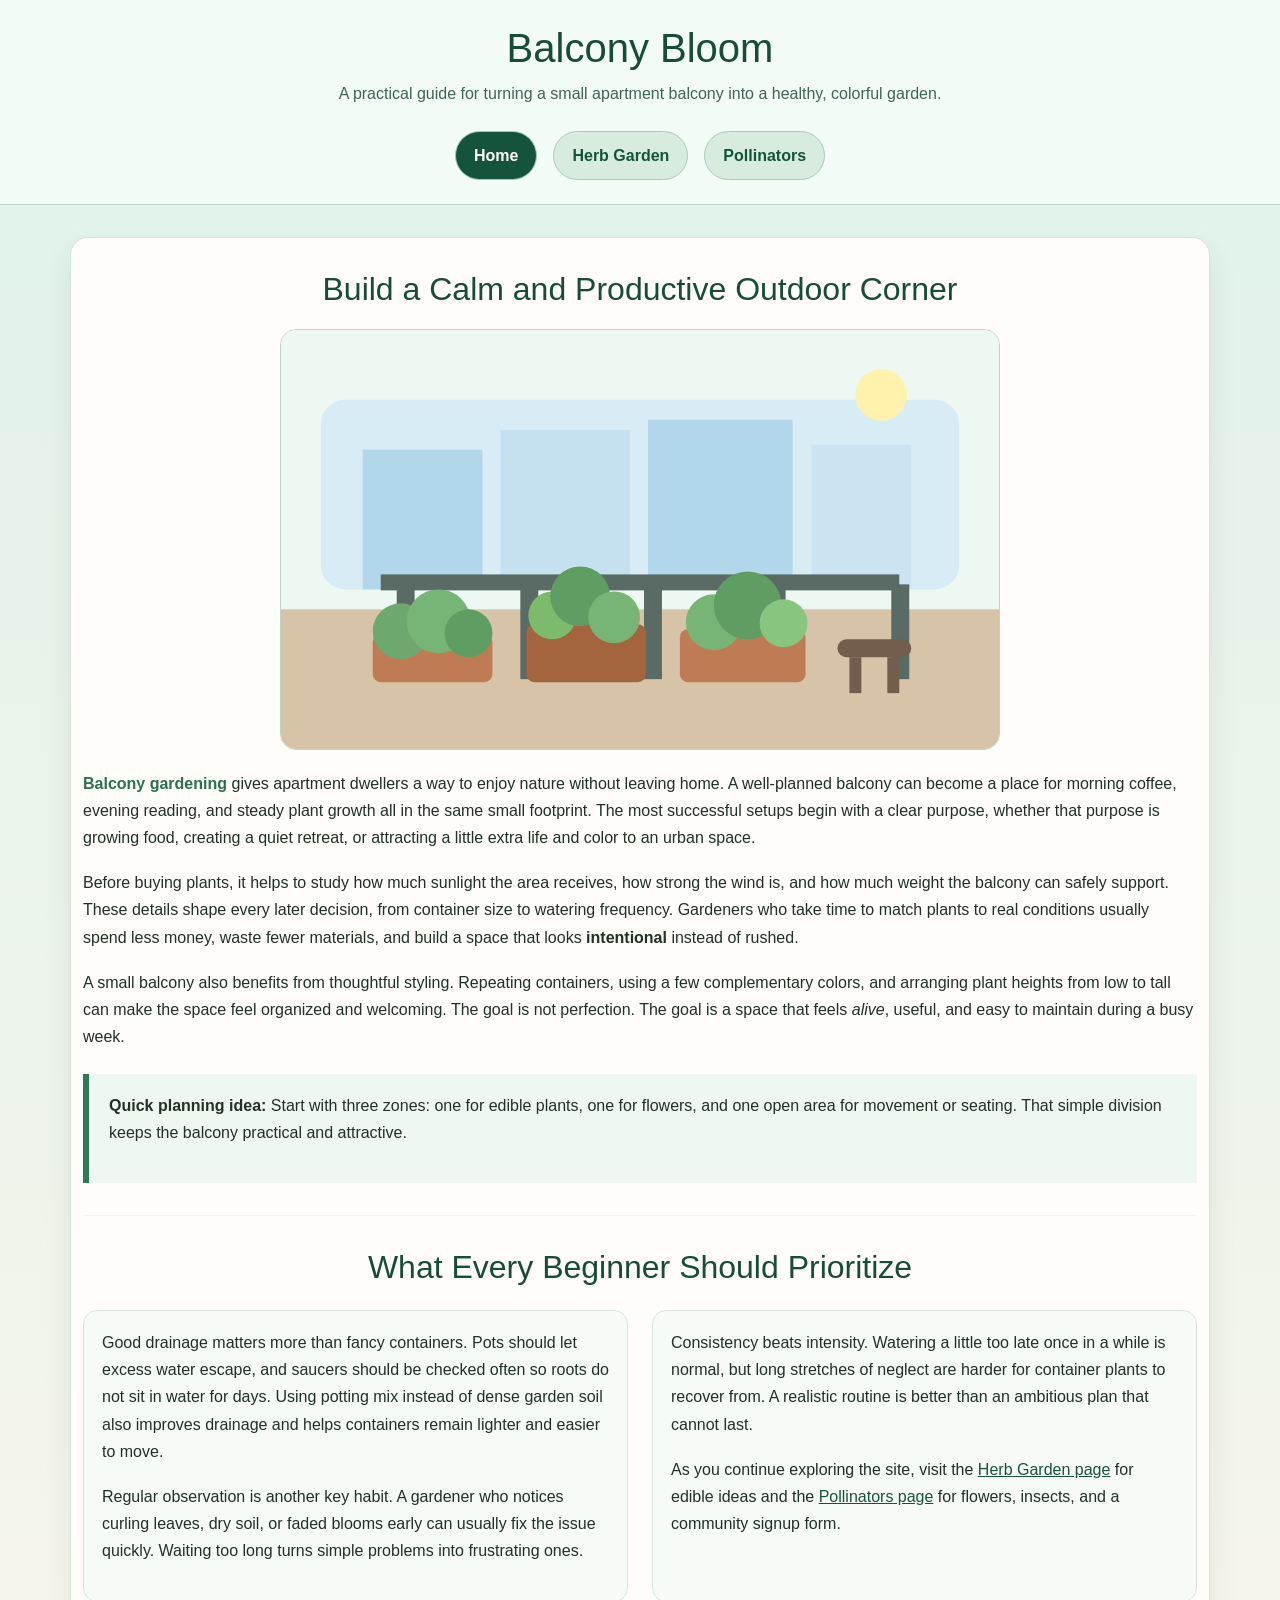
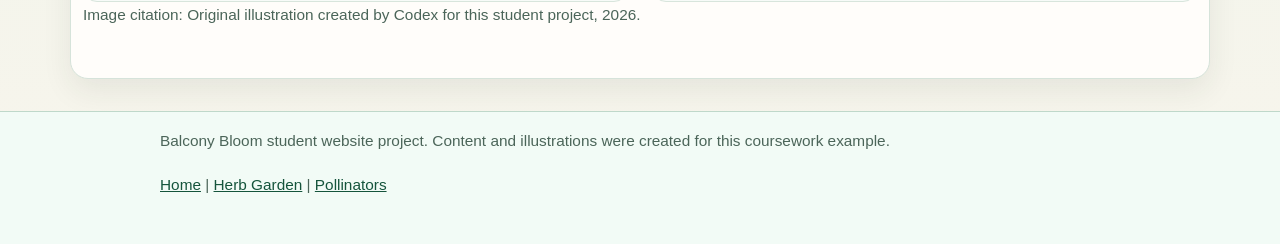
<file: index.html>
<!DOCTYPE html>
<html lang="en">
<head>
  <meta charset="UTF-8">
  <meta name="viewport" content="width=device-width, initial-scale=1.0">
  <title>Balcony Bloom | Home</title>
  <link rel="preconnect" href="https://cdn.jsdelivr.net">
  <link href="https://cdn.jsdelivr.net/npm/bootstrap@5.3.7/dist/css/bootstrap.min.css" rel="stylesheet">
  <link rel="stylesheet" href="styles.css">
</head>
<body>
  <div class="site-header">
    <div class="page-shell">
      <header>
        <h1 class="site-title">Balcony Bloom</h1>
        <p class="tagline">A practical guide for turning a small apartment balcony into a healthy, colorful garden.</p>
        <nav class="main-nav" aria-label="Main navigation">
          <ul>
            <li><a class="active" href="index.html">Home</a></li>
            <li><a href="herbs.html">Herb Garden</a></li>
            <li><a href="pollinators.html">Pollinators</a></li>
          </ul>
        </nav>
      </header>
    </div>
  </div>

  <main class="container-lg">
    <section class="mb-4">
      <h2>Build a Calm and Productive Outdoor Corner</h2>
      <div class="hero-image">
        <img class="img-fluid" src="images/balcony-home.svg" title="Illustration of a balcony garden by Codex for this student project" alt="Illustrated city balcony with planters, herbs, and a chair" width="720" height="420">
      </div>
      <p><span class="accent-text">Balcony gardening</span> gives apartment dwellers a way to enjoy nature without leaving home. A well-planned balcony can become a place for morning coffee, evening reading, and steady plant growth all in the same small footprint. The most successful setups begin with a clear purpose, whether that purpose is growing food, creating a quiet retreat, or attracting a little extra life and color to an urban space.</p>
      <p>Before buying plants, it helps to study how much sunlight the area receives, how strong the wind is, and how much weight the balcony can safely support. These details shape every later decision, from container size to watering frequency. Gardeners who take time to match plants to real conditions usually spend less money, waste fewer materials, and build a space that looks <b>intentional</b> instead of rushed.</p>
      <p>A small balcony also benefits from thoughtful styling. Repeating containers, using a few complementary colors, and arranging plant heights from low to tall can make the space feel organized and welcoming. The goal is not perfection. The goal is a space that feels <i>alive</i>, useful, and easy to maintain during a busy week.</p>
    </section>

    <div class="callout-box">
      <p><strong>Quick planning idea:</strong> Start with three zones: one for edible plants, one for flowers, and one open area for movement or seating. That simple division keeps the balcony practical and attractive.</p>
    </div>

    <hr class="section-divider">

    <section>
      <h2>What Every Beginner Should Prioritize</h2>
      <div class="two-column">
        <div class="content-card">
          <p>Good drainage matters more than fancy containers. Pots should let excess water escape, and saucers should be checked often so roots do not sit in water for days. Using potting mix instead of dense garden soil also improves drainage and helps containers remain lighter and easier to move.</p>
          <p>Regular observation is another key habit. A gardener who notices curling leaves, dry soil, or faded blooms early can usually fix the issue quickly. Waiting too long turns simple problems into frustrating ones.</p>
        </div>
        <div class="content-card">
          <p>Consistency beats intensity. Watering a little too late once in a while is normal, but long stretches of neglect are harder for container plants to recover from. A realistic routine is better than an ambitious plan that cannot last.</p>
          <p>As you continue exploring the site, visit the <a href="herbs.html">Herb Garden page</a> for edible ideas and the <a href="pollinators.html">Pollinators page</a> for flowers, insects, and a community signup form.</p>
        </div>
      </div>
    </section>

    <p class="citation">Image citation: Original illustration created by Codex for this student project, 2026.</p>
  </main>

  <div class="site-footer">
    <div class="page-shell">
      <footer>
        <p class="footer-note">Balcony Bloom student website project. Content and illustrations were created for this coursework example.</p>
        <p class="footer-note"><a href="index.html">Home</a> | <a href="herbs.html">Herb Garden</a> | <a href="pollinators.html">Pollinators</a></p>
      </footer>
    </div>
  </div>
</body>
</html>
</file>
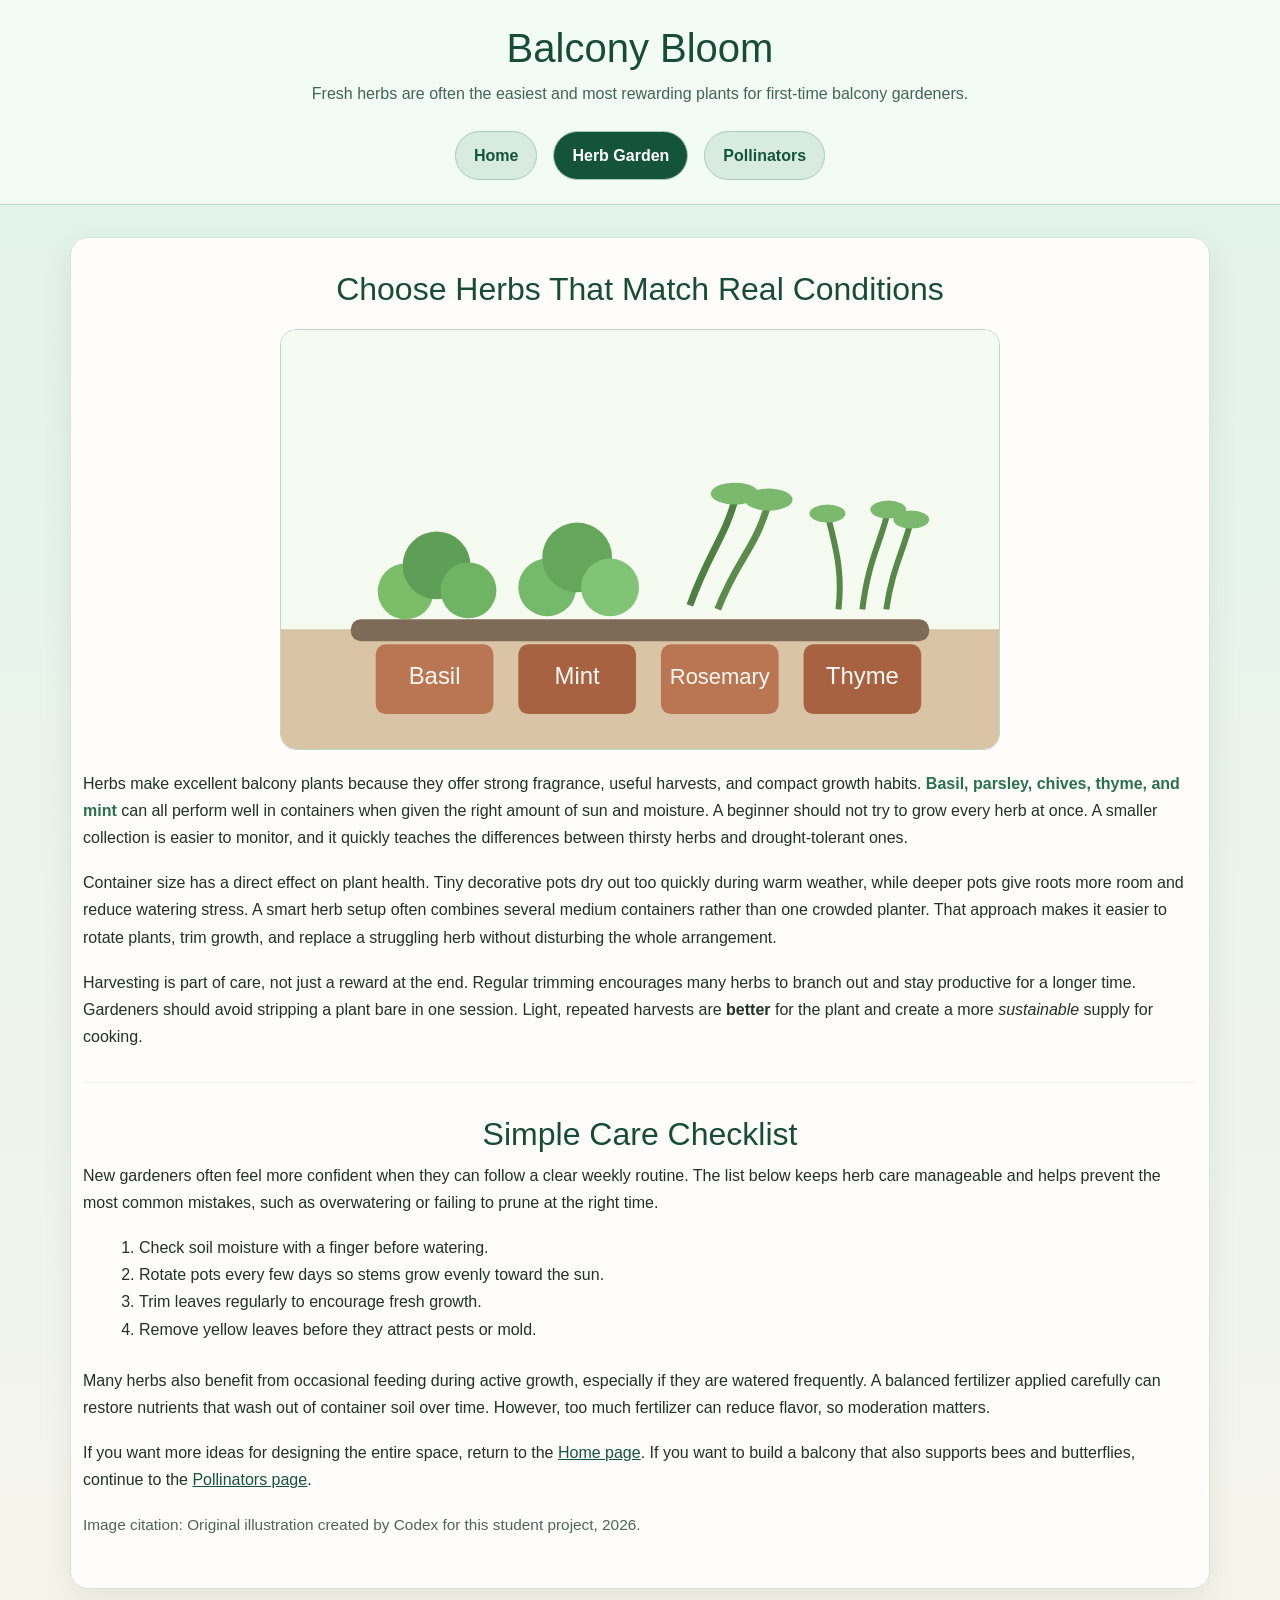
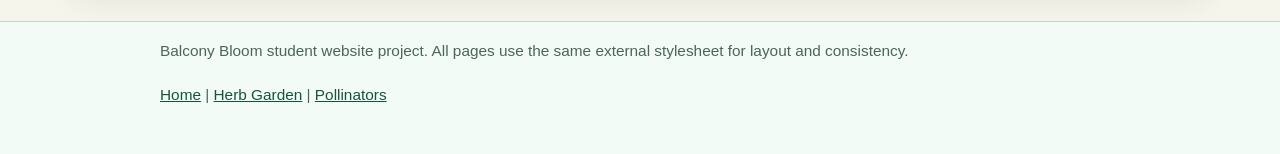
<file: herbs.html>
<!DOCTYPE html>
<html lang="en">
<head>
  <meta charset="UTF-8">
  <meta name="viewport" content="width=device-width, initial-scale=1.0">
  <title>Balcony Bloom | Herb Garden</title>
  <link rel="preconnect" href="https://cdn.jsdelivr.net">
  <link href="https://cdn.jsdelivr.net/npm/bootstrap@5.3.7/dist/css/bootstrap.min.css" rel="stylesheet">
  <link rel="stylesheet" href="styles.css">
</head>
<body>
  <div class="site-header">
    <div class="page-shell">
      <header>
        <h1 class="site-title">Balcony Bloom</h1>
        <p class="tagline">Fresh herbs are often the easiest and most rewarding plants for first-time balcony gardeners.</p>
        <nav class="main-nav" aria-label="Main navigation">
          <ul>
            <li><a href="index.html">Home</a></li>
            <li><a class="active" href="herbs.html">Herb Garden</a></li>
            <li><a href="pollinators.html">Pollinators</a></li>
          </ul>
        </nav>
      </header>
    </div>
  </div>

  <main class="container-lg">
    <section class="mb-4">
      <h2>Choose Herbs That Match Real Conditions</h2>
      <div class="feature-image">
        <img class="img-fluid" src="images/herb-garden.svg" title="Illustration of a balcony herb garden by Codex for this student project" alt="Illustrated containers of basil, mint, rosemary, and thyme on a balcony shelf" width="720" height="420">
      </div>
      <p>Herbs make excellent balcony plants because they offer strong fragrance, useful harvests, and compact growth habits. <span class="accent-text">Basil, parsley, chives, thyme, and mint</span> can all perform well in containers when given the right amount of sun and moisture. A beginner should not try to grow every herb at once. A smaller collection is easier to monitor, and it quickly teaches the differences between thirsty herbs and drought-tolerant ones.</p>
      <p>Container size has a direct effect on plant health. Tiny decorative pots dry out too quickly during warm weather, while deeper pots give roots more room and reduce watering stress. A smart herb setup often combines several medium containers rather than one crowded planter. That approach makes it easier to rotate plants, trim growth, and replace a struggling herb without disturbing the whole arrangement.</p>
      <p>Harvesting is part of care, not just a reward at the end. Regular trimming encourages many herbs to branch out and stay productive for a longer time. Gardeners should avoid stripping a plant bare in one session. Light, repeated harvests are <b>better</b> for the plant and create a more <i>sustainable</i> supply for cooking.</p>
    </section>

    <hr class="section-divider">

    <section>
      <h2>Simple Care Checklist</h2>
      <p>New gardeners often feel more confident when they can follow a clear weekly routine. The list below keeps herb care manageable and helps prevent the most common mistakes, such as overwatering or failing to prune at the right time.</p>
      <ol class="steps-list">
        <li>Check soil moisture with a finger before watering.</li>
        <li>Rotate pots every few days so stems grow evenly toward the sun.</li>
        <li>Trim leaves regularly to encourage fresh growth.</li>
        <li>Remove yellow leaves before they attract pests or mold.</li>
      </ol>
      <p>Many herbs also benefit from occasional feeding during active growth, especially if they are watered frequently. A balanced fertilizer applied carefully can restore nutrients that wash out of container soil over time. However, too much fertilizer can reduce flavor, so moderation matters.</p>
      <p>If you want more ideas for designing the entire space, return to the <a href="index.html">Home page</a>. If you want to build a balcony that also supports bees and butterflies, continue to the <a href="pollinators.html">Pollinators page</a>.</p>
    </section>

    <p class="citation">Image citation: Original illustration created by Codex for this student project, 2026.</p>
  </main>

  <div class="site-footer">
    <div class="page-shell">
      <footer>
        <p class="footer-note">Balcony Bloom student website project. All pages use the same external stylesheet for layout and consistency.</p>
        <p class="footer-note"><a href="index.html">Home</a> | <a href="herbs.html">Herb Garden</a> | <a href="pollinators.html">Pollinators</a></p>
      </footer>
    </div>
  </div>
</body>
</html>
</file>
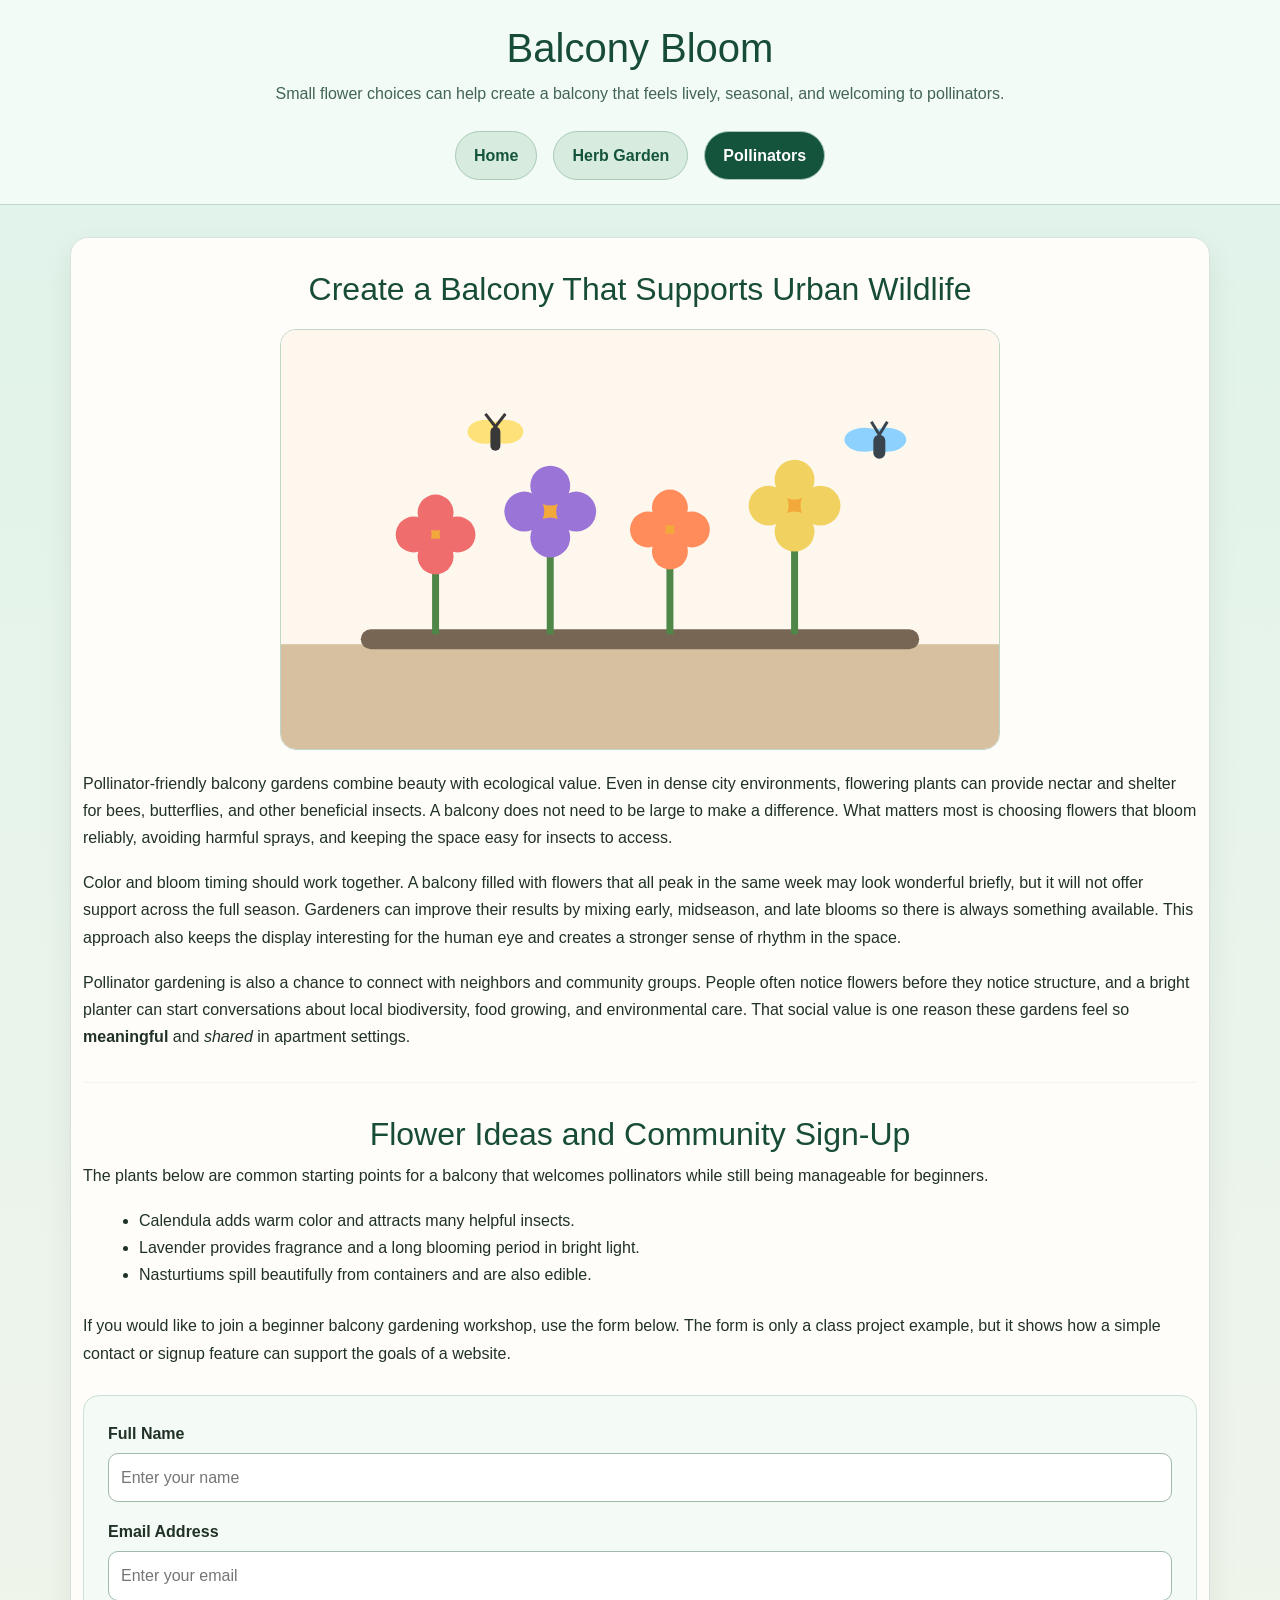
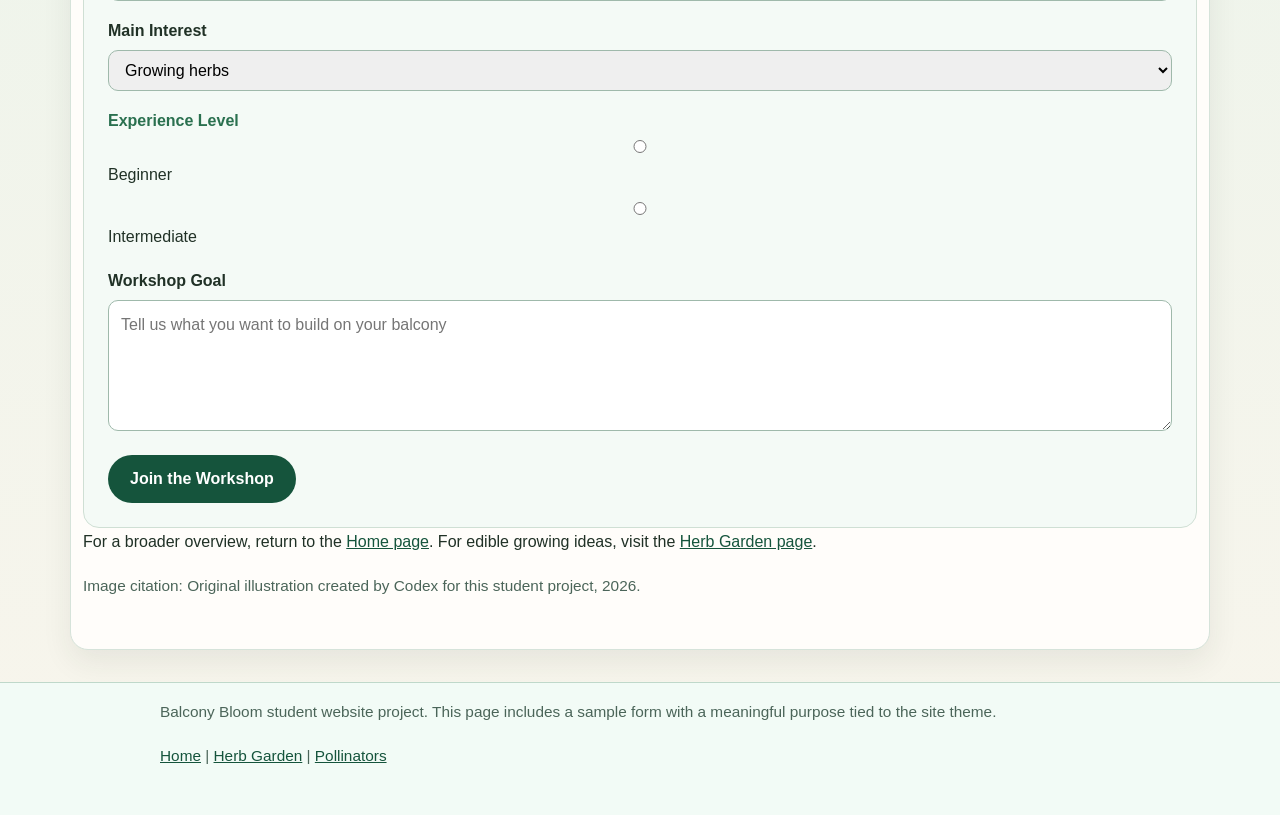
<file: pollinators.html>
<!DOCTYPE html>
<html lang="en">
<head>
  <meta charset="UTF-8">
  <meta name="viewport" content="width=device-width, initial-scale=1.0">
  <title>Balcony Bloom | Pollinators</title>
  <link rel="preconnect" href="https://cdn.jsdelivr.net">
  <link href="https://cdn.jsdelivr.net/npm/bootstrap@5.3.7/dist/css/bootstrap.min.css" rel="stylesheet">
  <link rel="stylesheet" href="styles.css">
</head>
<body>
  <div class="site-header">
    <div class="page-shell">
      <header>
        <h1 class="site-title">Balcony Bloom</h1>
        <p class="tagline">Small flower choices can help create a balcony that feels lively, seasonal, and welcoming to pollinators.</p>
        <nav class="main-nav" aria-label="Main navigation">
          <ul>
            <li><a href="index.html">Home</a></li>
            <li><a href="herbs.html">Herb Garden</a></li>
            <li><a class="active" href="pollinators.html">Pollinators</a></li>
          </ul>
        </nav>
      </header>
    </div>
  </div>

  <main class="container-lg">
    <section class="mb-4">
      <h2>Create a Balcony That Supports Urban Wildlife</h2>
      <div class="feature-image">
        <img class="img-fluid" src="images/pollinator-garden.svg" title="Illustration of pollinator-friendly balcony flowers by Codex for this student project" alt="Illustrated balcony flowers visited by bees and butterflies" width="720" height="420">
      </div>
      <p>Pollinator-friendly balcony gardens combine beauty with ecological value. Even in dense city environments, flowering plants can provide nectar and shelter for bees, butterflies, and other beneficial insects. A balcony does not need to be large to make a difference. What matters most is choosing flowers that bloom reliably, avoiding harmful sprays, and keeping the space easy for insects to access.</p>
      <p>Color and bloom timing should work together. A balcony filled with flowers that all peak in the same week may look wonderful briefly, but it will not offer support across the full season. Gardeners can improve their results by mixing early, midseason, and late blooms so there is always something available. This approach also keeps the display interesting for the human eye and creates a stronger sense of rhythm in the space.</p>
      <p>Pollinator gardening is also a chance to connect with neighbors and community groups. People often notice flowers before they notice structure, and a bright planter can start conversations about local biodiversity, food growing, and environmental care. That social value is one reason these gardens feel so <b>meaningful</b> and <i>shared</i> in apartment settings.</p>
    </section>

    <hr class="section-divider">

    <section>
      <h2>Flower Ideas and Community Sign-Up</h2>
      <p>The plants below are common starting points for a balcony that welcomes pollinators while still being manageable for beginners.</p>
      <ul class="tips-list">
        <li>Calendula adds warm color and attracts many helpful insects.</li>
        <li>Lavender provides fragrance and a long blooming period in bright light.</li>
        <li>Nasturtiums spill beautifully from containers and are also edible.</li>
      </ul>
      <p>If you would like to join a beginner balcony gardening workshop, use the form below. The form is only a class project example, but it shows how a simple contact or signup feature can support the goals of a website.</p>

      <form class="signup-form" action="https://www.w3schools.com/action_page.php" method="post">
        <div class="form-row">
          <label for="full-name">Full Name</label>
          <input id="full-name" name="full-name" type="text" placeholder="Enter your name">
        </div>

        <div class="form-row">
          <label for="email">Email Address</label>
          <input id="email" name="email" type="email" placeholder="Enter your email">
        </div>

        <div class="form-row">
          <label for="interest">Main Interest</label>
          <select id="interest" name="interest">
            <option value="herbs">Growing herbs</option>
            <option value="flowers">Adding flowers</option>
            <option value="design">Balcony design</option>
          </select>
        </div>

        <div class="form-row radio-group">
          <span class="accent-text">Experience Level</span>
          <label><input type="radio" name="experience" value="beginner"> Beginner</label>
          <label><input type="radio" name="experience" value="intermediate"> Intermediate</label>
        </div>

        <div class="form-row">
          <label for="message">Workshop Goal</label>
          <textarea id="message" name="message" rows="4" placeholder="Tell us what you want to build on your balcony"></textarea>
        </div>

        <button class="submit-button btn btn-success" type="submit">Join the Workshop</button>
      </form>

      <p>For a broader overview, return to the <a href="index.html">Home page</a>. For edible growing ideas, visit the <a href="herbs.html">Herb Garden page</a>.</p>
    </section>

    <p class="citation">Image citation: Original illustration created by Codex for this student project, 2026.</p>
  </main>

  <div class="site-footer">
    <div class="page-shell">
      <footer>
        <p class="footer-note">Balcony Bloom student website project. This page includes a sample form with a meaningful purpose tied to the site theme.</p>
        <p class="footer-note"><a href="index.html">Home</a> | <a href="herbs.html">Herb Garden</a> | <a href="pollinators.html">Pollinators</a></p>
      </footer>
    </div>
  </div>
</body>
</html>
</file>
<file: styles.css>
body {
  margin: 0;
  font-family: "Segoe UI", Tahoma, Geneva, Verdana, sans-serif;
  background: linear-gradient(180deg, #dff3ea 0%, #f8f5ec 100%);
  color: #203126;
  line-height: 1.7;
}

a {
  color: #15543c;
}

a:hover {
  color: #0d3a29;
}

.site-header,
.site-footer {
  background-color: #f2fbf6;
  border-bottom: 1px solid #bfd8ca;
}

.site-footer {
  border-top: 1px solid #bfd8ca;
  border-bottom: 0;
}

.page-shell {
  width: 960px;
  max-width: calc(100% - 32px);
  margin: 0 auto;
}

.site-title {
  margin: 0;
  padding: 24px 0 8px;
  text-align: center;
  color: #174c37;
}

.tagline {
  margin: 0 0 24px;
  text-align: center;
  color: #426455;
}

.main-nav ul {
  list-style: none;
  display: flex;
  justify-content: center;
  gap: 16px;
  flex-wrap: wrap;
  margin: 0;
  padding: 0 0 24px;
}

.main-nav a {
  display: inline-block;
  padding: 10px 18px;
  border-radius: 999px;
  background-color: #d7ecdf;
  border: 1px solid #a9cab8;
  text-decoration: none;
  font-weight: 700;
}

.main-nav a:hover,
.main-nav a.active {
  background-color: #15543c;
  color: #ffffff;
}

main {
  width: 960px;
  max-width: calc(100% - 32px);
  margin: 32px auto;
  background-color: #fffdfa;
  border: 1px solid #d6e3da;
  border-radius: 18px;
  padding: 32px;
  box-shadow: 0 12px 30px rgba(32, 49, 38, 0.08);
}

h1,
h2 {
  color: #174c37;
}

h2 {
  text-align: center;
  margin-top: 0;
}

p {
  text-align: left;
  margin-bottom: 18px;
}

.hero-image,
.feature-image {
  width: 100%;
  max-width: 720px;
  margin: 20px auto;
  border-radius: 16px;
  border: 1px solid #bdd6c8;
  overflow: hidden;
}

.callout-box {
  background-color: #eef8f1;
  border-left: 6px solid #2c7a57;
  padding: 18px 20px;
  margin: 24px 0;
}

.tips-list,
.steps-list {
  margin: 18px 0 24px 24px;
}

.two-column {
  display: grid;
  grid-template-columns: repeat(2, minmax(0, 1fr));
  gap: 24px;
  margin-top: 24px;
}

.content-card {
  background-color: #f7fbf8;
  border: 1px solid #d8e5dc;
  border-radius: 14px;
  padding: 18px;
}

.signup-form {
  background-color: #f4faf6;
  border: 1px solid #cfdfd4;
  border-radius: 16px;
  padding: 24px;
  margin-top: 28px;
}

.form-row {
  margin-bottom: 16px;
}

.form-row label {
  display: block;
  margin-bottom: 6px;
  font-weight: 600;
}

.form-row input,
.form-row select,
.form-row textarea {
  width: 100%;
  padding: 10px 12px;
  border: 1px solid #9fb9ab;
  border-radius: 10px;
  box-sizing: border-box;
}

.radio-group label {
  display: block;
  font-weight: 400;
  margin-bottom: 8px;
}

.submit-button {
  background-color: #15543c;
  color: #ffffff;
  border: 0;
  border-radius: 999px;
  padding: 12px 22px;
  font-size: 1rem;
  font-weight: 700;
  cursor: pointer;
}

.submit-button:hover {
  background-color: #0d3a29;
}

.citation,
.footer-note {
  color: #4b6559;
  font-size: 0.96rem;
}

.site-footer .page-shell {
  padding: 16px 0 28px;
}

.accent-text {
  color: #2a704f;
  font-weight: 700;
}

.section-divider {
  border: 0;
  border-top: 1px solid #c9ddd1;
  margin: 32px 0;
}

@media (max-width: 768px) {
  main,
  .page-shell {
    width: calc(100% - 24px);
    max-width: calc(100% - 24px);
  }

  .two-column {
    grid-template-columns: 1fr;
  }
}
</file>
